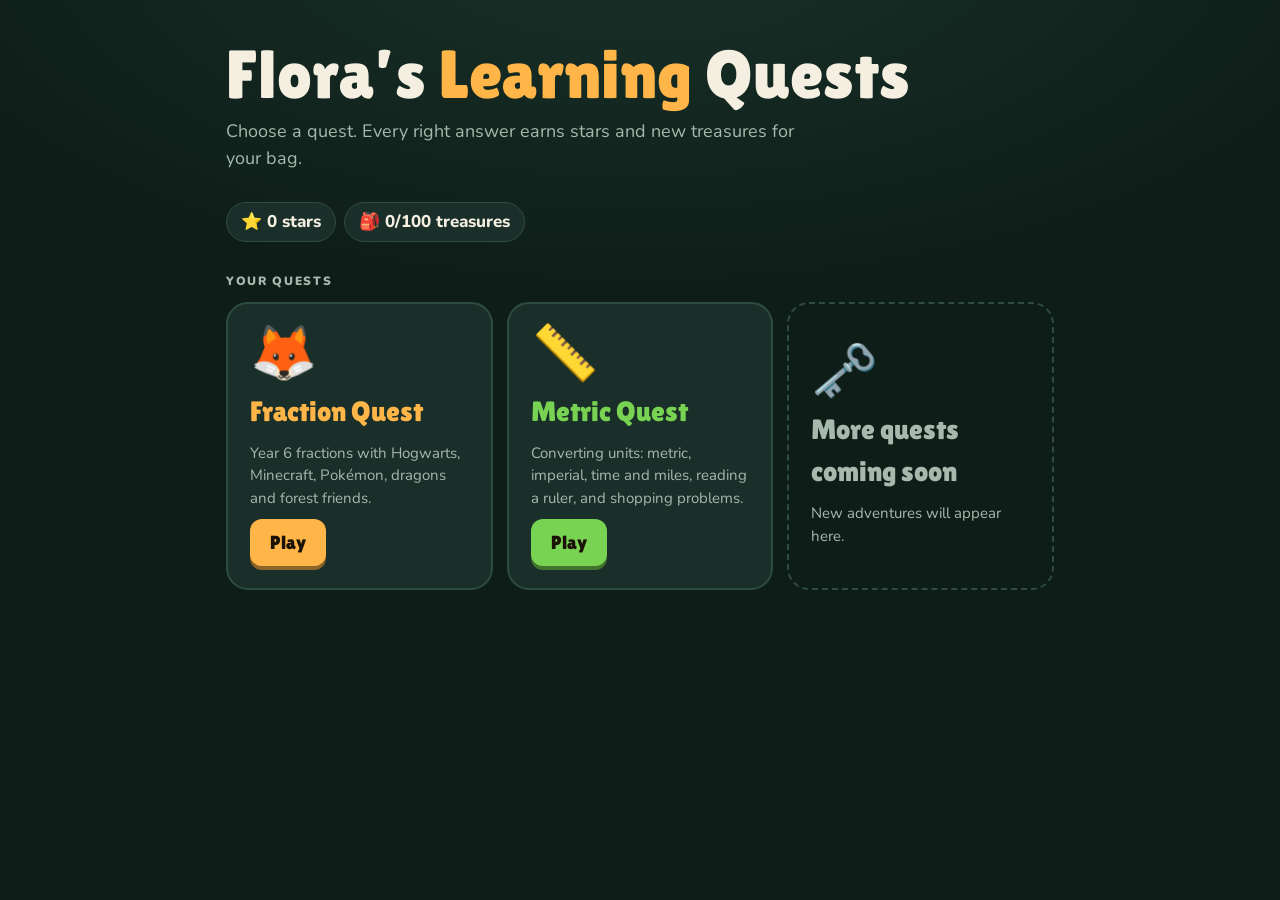
<file: hub.html>
<!doctype html>
<html lang="en">
<head>
<meta charset="utf-8">
<meta name="viewport" content="width=device-width, initial-scale=1, viewport-fit=cover">
<meta name="theme-color" content="#0f1d19">
<title>Flora's Learning Quests</title>
<link rel="preconnect" href="https://fonts.googleapis.com">
<link rel="preconnect" href="https://fonts.gstatic.com" crossorigin>
<link rel="stylesheet" href="https://fonts.googleapis.com/css2?family=Lilita+One&family=Nunito:wght@500;700;800;900&display=swap">
<style>
/* Layout: one centred column, a grid of quest "doors". Same night-forest look as the quests themselves. */
:root{
  --bg:#0f1d19;--bg2:#183229;--panel:#1a2f29;--panel2:#223d34;--line:#2f4c41;
  --ink:#f4efe1;--muted:#a7b9ad;--accent:#ffb547;--accent-ink:#1b1206;
  --f-display:'Lilita One','Arial Rounded MT Bold','Trebuchet MS',system-ui,sans-serif;
  --f-body:'Nunito',ui-rounded,'Segoe UI',system-ui,sans-serif;
  color-scheme:dark;
  padding-top:env(safe-area-inset-top,0px);padding-bottom:env(safe-area-inset-bottom,0px);
}
*{box-sizing:border-box}
[hidden]{display:none!important}
html{-webkit-text-size-adjust:100%}
body{margin:0;min-height:100vh;background-color:var(--bg);background-image:radial-gradient(1100px 520px at 50% -8%,var(--bg2),transparent 70%);
  background-attachment:fixed;color:var(--ink);font-family:var(--f-body);font-size:17px;line-height:1.5}
.sky{position:fixed;inset:0;pointer-events:none;overflow:hidden}
.sky i{position:absolute;width:5px;height:5px;border-radius:50%;background:var(--accent);opacity:0;
  box-shadow:0 0 10px 3px color-mix(in srgb,var(--accent) 60%,transparent);animation:glow 7s ease-in-out infinite}
@keyframes glow{0%,100%{opacity:0;transform:translate(0,0)}40%{opacity:.75}60%{opacity:.55;transform:translate(14px,-18px)}}
@media (prefers-reduced-motion:reduce){.sky i{animation:none;opacity:.35}}
.wrap{position:relative;max-width:860px;margin:0 auto;padding-left:max(16px,env(safe-area-inset-left,0px));
  padding-right:max(16px,env(safe-area-inset-right,0px));padding-block:40px 64px;display:flex;flex-direction:column;gap:30px}
h1{font-family:var(--f-display);font-weight:400;font-size:clamp(40px,8vw,68px);line-height:1;margin:0;text-wrap:balance}
h1 em{font-style:normal;color:var(--accent)}
.lead{color:var(--muted);margin:10px 0 0;font-size:18px;max-width:52ch}
.stats{display:flex;gap:8px;flex-wrap:wrap}
.pill{display:inline-flex;gap:6px;align-items:center;padding:6px 14px;border-radius:999px;background:var(--panel);border:1px solid var(--line);font-weight:800;font-variant-numeric:tabular-nums}
.label{font-size:12px;font-weight:900;letter-spacing:.14em;text-transform:uppercase;color:var(--muted);margin:0 0 12px}
.quests{display:grid;grid-template-columns:repeat(auto-fill,minmax(240px,1fr));gap:14px}
.quest{--qa:var(--accent);display:flex;flex-direction:column;gap:10px;padding:22px;border-radius:22px;background:var(--panel);
  border:2px solid var(--line);color:inherit;text-decoration:none;transition:transform .15s,border-color .15s;min-width:0}
a.quest:hover,a.quest:focus-visible{transform:translateY(-3px);border-color:var(--qa);outline:none}
a.quest:active{transform:translateY(0)}
.quest .art{font-size:54px;line-height:1}
.quest h2{font-family:var(--f-display);font-weight:400;font-size:28px;margin:0;color:var(--qa)}
.quest p{margin:0;color:var(--muted);font-size:15px}
.quest .go{margin-top:auto;align-self:flex-start;font-family:var(--f-display);font-size:19px;padding:9px 20px;border-radius:12px;
  background:var(--qa);color:var(--accent-ink);box-shadow:0 4px 0 color-mix(in srgb,var(--qa) 55%,#000)}
.quest .mine{font-weight:800;font-size:14px;color:var(--ink)}
.quest.soon{border-style:dashed;background:transparent;justify-content:center;align-items:flex-start}
.quest.soon h2{color:var(--muted)}
</style>
</head>
<body>
<div class="sky" id="sky" aria-hidden="true"></div>
<div class="wrap">
  <header>
    <h1>Flora’s <em>Learning</em> Quests</h1>
    <p class="lead">Choose a quest. Every right answer earns stars and new treasures for your bag.</p>
  </header>
  <div class="stats" id="stats"></div>
  <section>
    <p class="label">Your quests</p>
    <div class="quests" id="quests"></div>
  </section>
</div>
<script>
// To add a new quest: put it in its own folder (e.g. times-tables/index.html) and add an entry here.
const QUESTS=[
  {path:'fractions/',name:'Fraction Quest',art:'🦊',accent:'#ffb547',desc:'Year 6 fractions with Hogwarts, Minecraft, Pokémon, dragons and forest friends.',
   store:'flora-fraction-quest-v1',bagTotal:50},
  {path:'metrics/',name:'Metric Quest',art:'📏',accent:'#78d353',desc:'Converting units: metric, imperial, time and miles, reading a ruler, and shopping problems.',
   store:'flora-metric-quest-v1',bagTotal:50}
];
const read=k=>{try{return JSON.parse(localStorage.getItem(k))||null}catch(e){return null}};
let stars=0,bag=0,bagTotal=0;
document.getElementById('quests').innerHTML=QUESTS.map(q=>{
  const s=read(q.store)||{};const owned=Object.keys(s.owned||{}).length;
  stars+=s.xp||0;bag+=owned;bagTotal+=q.bagTotal||0;
  return `<a class="quest" href="${q.path}" style="--qa:${q.accent}"><span class="art" aria-hidden="true">${q.art}</span><h2>${q.name}</h2><p>${q.desc}</p>
    ${s.xp?`<span class="mine">⭐ ${s.xp} stars · 🎒 ${owned}/${q.bagTotal}</span>`:''}<span class="go">Play</span></a>`;
}).join('')+`<div class="quest soon"><span class="art" aria-hidden="true">🗝️</span><h2>More quests coming soon</h2><p>New adventures will appear here.</p></div>`;
document.getElementById('stats').innerHTML=`<span class="pill">⭐ ${stars} stars</span><span class="pill">🎒 ${bag}/${bagTotal} treasures</span>`;
const sky=document.getElementById('sky');
for(let i=0;i<16;i++){const f=document.createElement('i');f.style.left=(2+Math.random()*96)+'%';f.style.top=(4+Math.random()*92)+'%';
  f.style.animationDelay=(Math.random()*7).toFixed(2)+'s';f.style.animationDuration=(6+Math.random()*5).toFixed(2)+'s';sky.appendChild(f);}
</script>
</body>
</html>
</file>
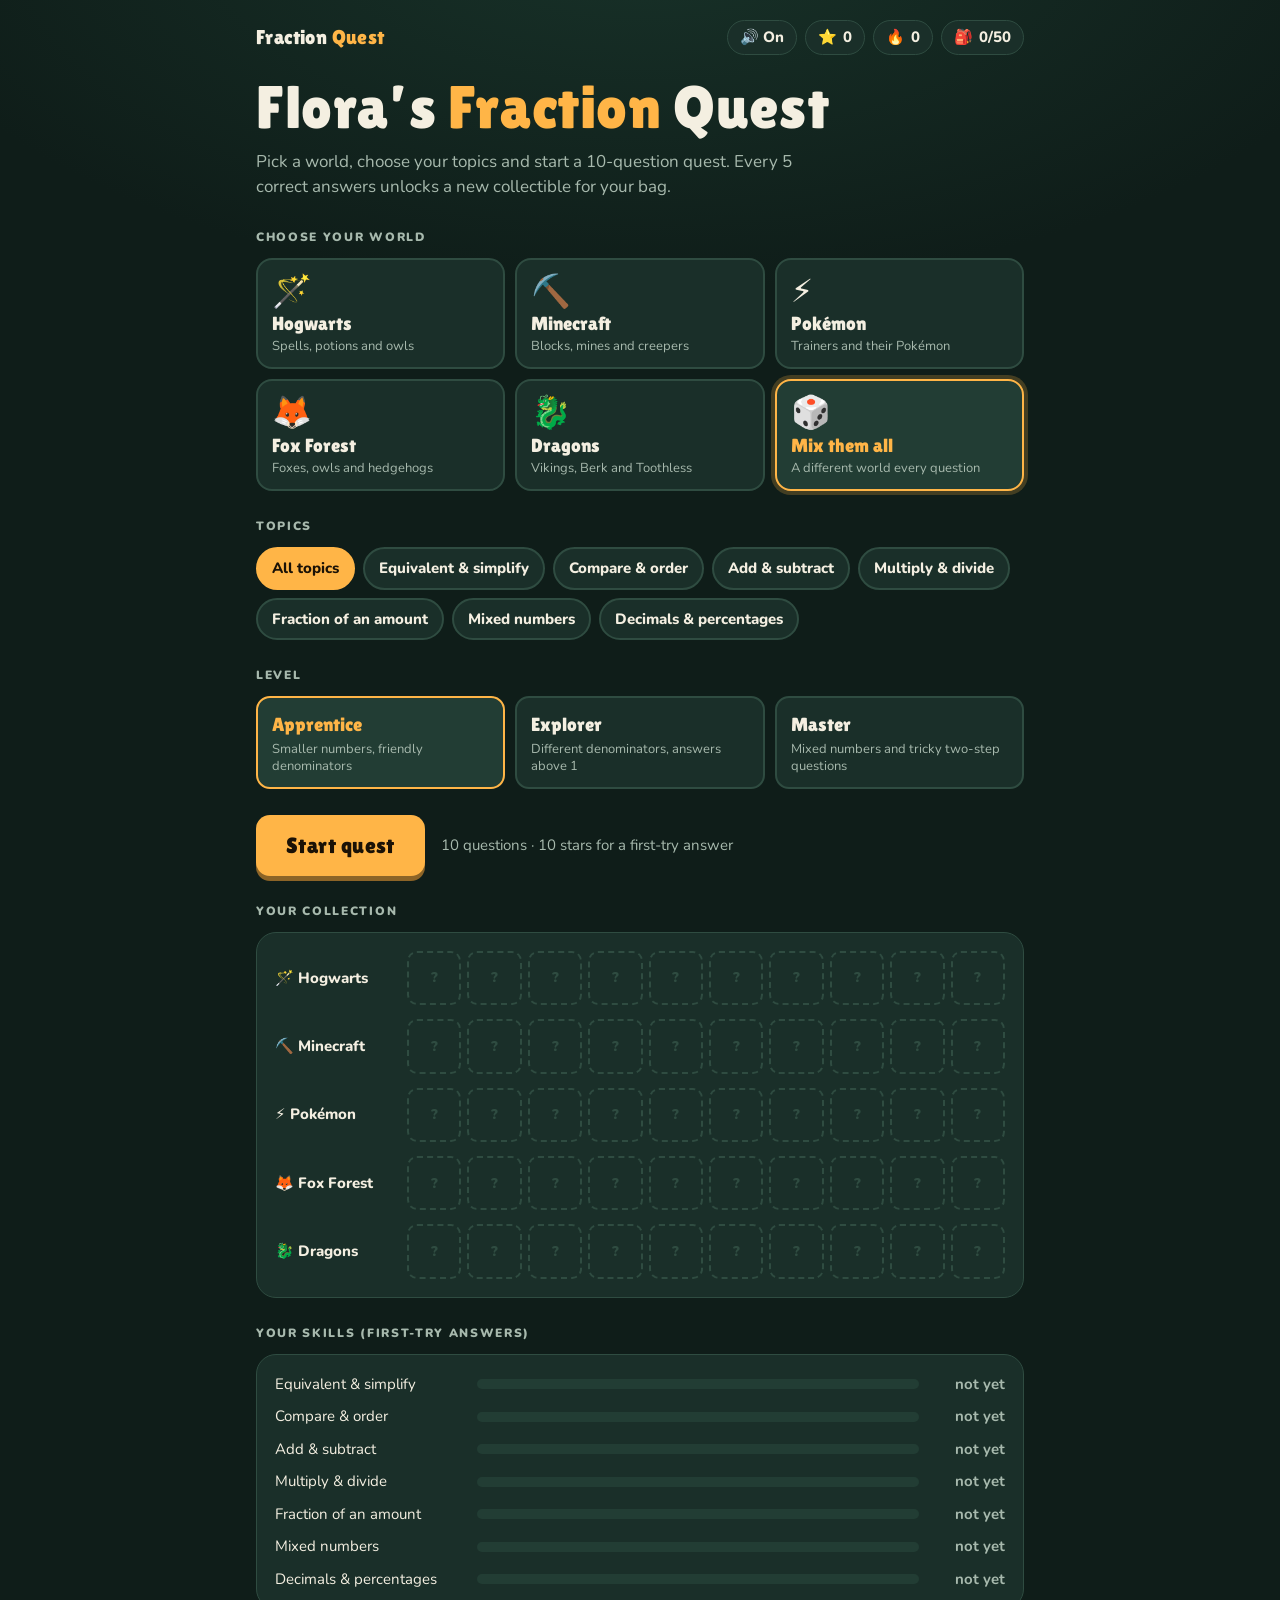
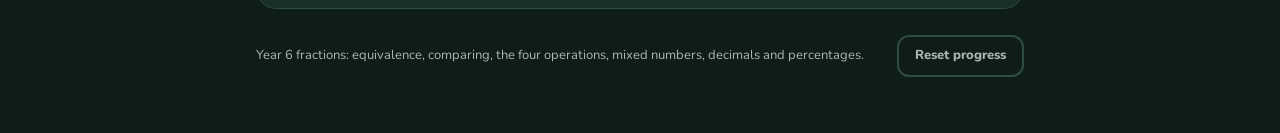
<file: ios/FractionQuest/game.html>
<!doctype html>
<html lang="en">
<head>
<meta charset="utf-8">
<meta name="viewport" content="width=device-width, initial-scale=1, viewport-fit=cover">
<meta name="apple-mobile-web-app-capable" content="yes">
<meta name="theme-color" content="#0f1d19">
<style>
:root{padding-top:env(safe-area-inset-top,0px);padding-bottom:env(safe-area-inset-bottom,0px)}
body{margin:0}
img{max-width:100%}
html{-webkit-text-size-adjust:100%}
</style>
<title>Flora's Fraction Quest</title>
<link rel="preconnect" href="https://fonts.googleapis.com">
<link rel="preconnect" href="https://fonts.gstatic.com" crossorigin>
<link rel="stylesheet" href="https://fonts.googleapis.com/css2?family=Lilita+One&family=Nunito:wght@500;700;800;900&display=swap">
<style>
/* Layout: one centred column. Home = world picker + topics + level, then the collection shelf.
   Quest = a single question card as the stage. Deliberately one night-forest look (dark), accent shifts per world. */
:root{
  --bg:#0f1d19;
  --bg2:#183229;
  --panel:#1a2f29;
  --panel2:#223d34;
  --line:#2f4c41;
  --ink:#f4efe1;
  --muted:#a7b9ad;
  --accent:#ffb547;
  --accent-ink:#1b1206;
  --good:#86e394;
  --bad:#ff8b7b;
  --f-display:'Lilita One','Arial Rounded MT Bold','Trebuchet MS',system-ui,sans-serif;
  --f-body:'Nunito',ui-rounded,'Segoe UI',system-ui,sans-serif;
  color-scheme:dark;
}
body[data-world="wizard"]{--accent:#e9c45b}
body[data-world="minecraft"]{--accent:#78d353}
body[data-world="pokemon"]{--accent:#ff6a5c}
body[data-world="forest"]{--accent:#ff9447}
body[data-world="dragon"]{--accent:#5cc8d6}

*{box-sizing:border-box}
[hidden]{display:none!important}
html,body{min-height:100%}
body{
  background-color:var(--bg);
  background-image:radial-gradient(1100px 520px at 50% -8%, var(--bg2), transparent 70%);
  background-attachment:fixed;
  color:var(--ink);
  font-family:var(--f-body);
  font-size:17px;
  line-height:1.5;
  transition:background-color .4s;
}
.sky{position:fixed;inset:0;pointer-events:none;z-index:0;overflow:hidden}
.sky i{position:absolute;width:5px;height:5px;border-radius:50%;background:var(--accent);opacity:.0;
  box-shadow:0 0 10px 3px color-mix(in srgb,var(--accent) 60%,transparent);animation:glow 7s ease-in-out infinite}
@keyframes glow{0%,100%{opacity:0;transform:translate(0,0)}40%{opacity:.75}60%{opacity:.55;transform:translate(14px,-18px)}}
@media (prefers-reduced-motion:reduce){.sky i{animation:none;opacity:.35}*{transition:none!important}}

.wrap{position:relative;z-index:1;max-width:800px;margin:0 auto;
  padding-left:max(16px,env(safe-area-inset-left,0px));padding-right:max(16px,env(safe-area-inset-right,0px));padding-block:14px 56px}

/* header */
.top{display:flex;align-items:center;justify-content:space-between;gap:12px;flex-wrap:wrap;padding-block:6px 18px}
.brand{font-family:var(--f-display);font-size:20px;letter-spacing:.02em;color:var(--ink)}
.brand b{color:var(--accent);font-weight:400}
.stats{display:flex;gap:8px;flex-wrap:wrap}
button.pill{color:var(--ink)}
button.pill[aria-pressed="false"]{color:var(--muted)}
.voice-row{display:flex;gap:10px;flex-wrap:wrap;align-items:center}
#voiceSel{font:inherit;font-weight:700;color:var(--ink);background:var(--panel);border:2px solid var(--line);border-radius:12px;padding:9px 12px;max-width:100%;min-width:0}
.voice-note{margin:0;font-size:14px;color:var(--muted);max-width:60ch}
.actions .left{display:flex;gap:8px;flex-wrap:wrap}
.pill{display:inline-flex;align-items:center;gap:6px;padding:5px 12px;border-radius:999px;background:var(--panel);border:1px solid var(--line);
  font-weight:800;font-size:15px;font-variant-numeric:tabular-nums}

/* type */
h1{font-family:var(--f-display);font-weight:400;font-size:clamp(36px,8vw,60px);line-height:1;margin:0;text-wrap:balance;letter-spacing:.01em}
h1 em{font-style:normal;color:var(--accent)}
h2{font-family:var(--f-display);font-weight:400;font-size:24px;margin:0;text-wrap:balance}
.lead{color:var(--muted);max-width:56ch;margin:0;font-size:17px}
.label{font-size:12px;font-weight:900;letter-spacing:.14em;text-transform:uppercase;color:var(--muted);margin:0}

section.view{display:flex;flex-direction:column;gap:26px}
.group{display:flex;flex-direction:column;gap:12px}
.hero{display:flex;flex-direction:column;gap:12px;padding-block:4px 2px}

button{font:inherit;color:inherit;cursor:pointer}
button:focus-visible,input:focus-visible,summary:focus-visible{outline:3px solid var(--accent);outline-offset:2px}

/* worlds */
.worlds{display:grid;grid-template-columns:repeat(3,1fr);gap:10px}
.world{--wa:var(--accent);display:flex;flex-direction:column;align-items:flex-start;gap:4px;text-align:left;padding:14px 14px 13px;border-radius:16px;
  background:var(--panel);border:2px solid var(--line);transition:transform .15s,border-color .15s,background .15s;min-width:0}
.world:hover{transform:translateY(-2px)}
.world[aria-pressed="true"]{border-color:var(--wa);background:var(--panel2);box-shadow:0 0 0 4px color-mix(in srgb,var(--wa) 22%,transparent)}
.we{font-size:32px;line-height:1.1}
.wn{font-family:var(--f-display);font-size:19px;line-height:1.1;color:var(--ink)}
.world[aria-pressed="true"] .wn{color:var(--wa)}
.wd{font-size:13px;color:var(--muted);line-height:1.3}
@media (max-width:640px){
  .worlds{grid-template-columns:1fr 1fr}
}

/* chips + levels */
.chips{display:flex;flex-wrap:wrap;gap:8px}
.chip{padding:8px 14px;border-radius:999px;border:2px solid var(--line);background:var(--panel);font-weight:800;font-size:15px}
.chip[aria-pressed="true"]{background:var(--accent);border-color:var(--accent);color:var(--accent-ink)}
.levels{display:grid;grid-template-columns:repeat(3,1fr);gap:10px}
.lvl{padding:12px 14px;border-radius:14px;border:2px solid var(--line);background:var(--panel);text-align:left;display:flex;flex-direction:column;gap:2px;min-width:0}
.lvl strong{font-family:var(--f-display);font-weight:400;font-size:19px}
.lvl span{font-size:13px;color:var(--muted);line-height:1.3}
.lvl[aria-pressed="true"]{border-color:var(--accent);background:var(--panel2)}
.lvl[aria-pressed="true"] strong{color:var(--accent)}
@media (max-width:520px){.levels{grid-template-columns:1fr}}

.primary{font-family:var(--f-display);font-size:22px;letter-spacing:.02em;padding:14px 30px;border:none;border-radius:14px;
  background:var(--accent);color:var(--accent-ink);box-shadow:0 5px 0 color-mix(in srgb,var(--accent) 55%,#000);transition:transform .08s,box-shadow .08s}
.primary:active{transform:translateY(4px);box-shadow:0 1px 0 color-mix(in srgb,var(--accent) 55%,#000)}
.primary:disabled{opacity:.45;cursor:not-allowed}
.ghost{background:transparent;border:2px solid var(--line);border-radius:12px;padding:9px 16px;font-weight:800;color:var(--muted)}
.ghost:hover{color:var(--ink);border-color:var(--muted)}
.start-row{display:flex;align-items:center;gap:16px;flex-wrap:wrap}
.start-row p{margin:0;color:var(--muted);font-size:15px}

/* shelf */
.shelf{display:flex;flex-direction:column;gap:14px;padding:18px;border-radius:20px;background:var(--panel);border:1px solid var(--line)}
.shelf-row{display:grid;grid-template-columns:120px 1fr;gap:12px;align-items:center}
.shelf-row .sn{font-weight:800;font-size:15px}
.slots{display:grid;grid-template-columns:repeat(10,1fr);gap:6px}
.slot{aspect-ratio:1;max-width:100%;border-radius:10px;display:grid;place-items:center;font-size:clamp(16px,3.4vw,24px);background:var(--panel2)}
.slot.locked{background:transparent;border:2px dashed var(--line);color:var(--line);font-weight:900;font-size:14px}
@media (max-width:560px){.shelf-row{grid-template-columns:1fr;gap:6px}}

.skills{display:flex;flex-direction:column;gap:10px}
.skill{display:grid;grid-template-columns:minmax(0,190px) 1fr 74px;gap:12px;align-items:center;font-size:15px}
.skill .track{height:10px;border-radius:6px;background:var(--panel2);overflow:hidden}
.skill .track i{display:block;height:100%;background:var(--accent);border-radius:6px}
.skill .val{text-align:right;color:var(--muted);font-variant-numeric:tabular-nums;font-weight:700}
.skill .val.warn{color:var(--bad)}
@media (max-width:480px){.skill{grid-template-columns:1fr 64px}.skill .track{grid-column:1/-1;grid-row:2}}
.foot{display:flex;justify-content:space-between;align-items:center;gap:12px;flex-wrap:wrap;color:var(--muted);font-size:13px}

/* quest */
.qtop{display:flex;align-items:center;justify-content:space-between;gap:12px;flex-wrap:wrap}
.dots{display:flex;gap:6px}
.dot{width:14px;height:14px;border-radius:50%;background:var(--panel2);border:2px solid var(--line)}
.dot.cur{border-color:var(--accent);background:transparent;transform:scale(1.2)}
.dot.good{background:var(--good);border-color:var(--good)}
.dot.ok{background:color-mix(in srgb,var(--good) 45%,var(--panel2));border-color:var(--good)}
.dot.bad{background:var(--bad);border-color:var(--bad)}
.card{background:var(--panel);border:1px solid var(--line);border-radius:24px;padding:24px clamp(18px,4vw,32px) 26px;display:flex;flex-direction:column;gap:20px}
.tag{align-self:flex-start;display:inline-flex;gap:8px;align-items:center;padding:6px 12px;border-radius:999px;
  background:color-mix(in srgb,var(--accent) 16%,transparent);color:var(--accent);font-weight:900;font-size:14px}
.qtext{font-size:clamp(19px,3.2vw,23px);font-weight:700;line-height:1.85;margin:0;max-width:60ch}
.display{font-size:clamp(34px,7vw,48px);text-align:center;font-weight:800;padding-block:4px}
.display .eq{margin:0 .25em;color:var(--muted)}
.display .calc-label{display:block;font-size:13px;letter-spacing:.14em;text-transform:uppercase;color:var(--muted);font-weight:900;margin-bottom:6px}

.fr{display:inline-flex;flex-direction:column;align-items:center;vertical-align:middle;line-height:1.08;font-weight:800;margin:0 .12em;font-variant-numeric:tabular-nums}
.fr>span:first-child{border-bottom:.08em solid currentColor;padding:0 .22em .04em}
.fr>span:last-child{padding:.04em .22em 0}
.mx{display:inline-flex;align-items:center;gap:.05em;font-weight:800;vertical-align:middle}

.answer{display:flex;justify-content:center}
.fin{display:flex;align-items:center;gap:12px}
.stack{display:flex;flex-direction:column;align-items:center;gap:8px}
.stack .line{height:5px;width:92px;border-radius:3px;background:var(--ink)}
.inp{background:var(--bg);border:2px solid var(--line);border-radius:12px;color:var(--ink);font:inherit;font-weight:900;text-align:center;
  font-size:28px;width:84px;height:56px;font-variant-numeric:tabular-nums}
.inp:focus{border-color:var(--accent);outline:none;box-shadow:0 0 0 4px color-mix(in srgb,var(--accent) 25%,transparent)}
.inp.whole{width:72px;height:72px;font-size:34px}
.inp.wide{width:160px}
.inp:disabled{opacity:.7}
.fin-hint{font-size:13px;color:var(--muted);text-align:center;margin:8px 0 0}
.nin{display:flex;align-items:center;gap:10px;font-size:28px;font-weight:900}
.choices{display:grid;grid-template-columns:repeat(auto-fit,minmax(140px,1fr));gap:10px;width:100%}
.choice{padding:16px 12px;border-radius:14px;border:2px solid var(--line);background:var(--panel2);font-weight:800;font-size:20px;min-height:64px}
.choice .fr{font-size:26px}
.choice:hover:not(:disabled){border-color:var(--accent)}
.choice.wrong{border-color:var(--bad);opacity:.55;text-decoration:line-through}
.choice.right{border-color:var(--good);background:color-mix(in srgb,var(--good) 18%,var(--panel2))}

.actions{display:flex;justify-content:space-between;align-items:center;gap:12px;flex-wrap:wrap}
.hint{background:var(--panel2);border-radius:16px;padding:14px 18px;font-size:16px;line-height:1.8}
.hint p{margin:0}
.hint .calc{margin-top:6px;font-size:22px}
.bars{display:flex;flex-direction:column;gap:8px;margin-top:10px}
.barrow{display:flex;align-items:center;gap:12px}
.fbar{display:flex;gap:3px;flex:1;max-width:420px}
.fbar i{flex:1;height:22px;border-radius:4px;background:var(--bg);border:1px solid var(--line)}
.fbar i.on{background:var(--accent);border-color:var(--accent)}
.feedback{border-radius:16px;padding:14px 18px;line-height:1.8;font-size:16px}
.feedback p{margin:0}
.feedback.good{background:color-mix(in srgb,var(--good) 14%,transparent);border:1px solid color-mix(in srgb,var(--good) 40%,transparent)}
.feedback.bad{background:color-mix(in srgb,var(--bad) 12%,transparent);border:1px solid color-mix(in srgb,var(--bad) 40%,transparent)}
.feedback.try{background:color-mix(in srgb,var(--accent) 12%,transparent);border:1px solid color-mix(in srgb,var(--accent) 35%,transparent)}
.feedback.info{background:var(--panel2)}
.fb-title{font-weight:900;font-size:18px}
.pts{display:inline-block;margin-left:6px;padding:0 10px;border-radius:999px;background:var(--good);color:#10240f;font-size:14px}
details{margin-top:6px}
summary{cursor:pointer;font-weight:800;color:var(--muted)}

/* end */
.end{align-items:center;text-align:center}
.stars{font-size:64px;letter-spacing:.08em;line-height:1}
.stars .off{color:var(--line)}
.stars .on{color:var(--accent)}
.score{font-family:var(--f-display);font-size:clamp(30px,6vw,44px);margin:0}
.newitems{display:flex;flex-wrap:wrap;gap:12px;justify-content:center}
.newitem{display:flex;flex-direction:column;align-items:center;gap:4px;padding:12px 16px;border-radius:16px;background:var(--panel);border:1px solid var(--line);min-width:110px}
.newitem b{font-size:40px;line-height:1.1}
.newitem span{font-size:14px;font-weight:800}
.row{display:flex;gap:12px;flex-wrap:wrap;justify-content:center}

/* toast */
.toast{position:fixed;inset:0;z-index:20;display:grid;place-items:center;background:color-mix(in srgb,var(--bg) 70%,transparent);
  padding-left:max(16px,env(safe-area-inset-left,0px));padding-right:max(16px,env(safe-area-inset-right,0px))}
.toast-card{background:var(--panel);border:2px solid var(--accent);border-radius:24px;padding:26px 34px;text-align:center;display:flex;flex-direction:column;gap:6px;align-items:center;
  animation:pop .45s cubic-bezier(.2,1.6,.4,1)}
.toast-card b{font-size:76px;line-height:1.1}
.toast-card strong{font-family:var(--f-display);font-weight:400;font-size:26px;color:var(--accent)}
@keyframes pop{from{transform:scale(.5);opacity:0}to{transform:scale(1);opacity:1}}
</style>

</head>
<body>
<div class="sky" id="sky" aria-hidden="true"></div>

<div class="wrap">
  <header class="top">
    <div class="brand">Fraction <b>Quest</b></div>
    <div class="stats">
      <button class="pill" id="sndBtn" aria-pressed="true" title="Read questions aloud">🔊 On</button>
      <span class="pill" title="Stars earned"><span aria-hidden="true">⭐</span><span id="hXp">0</span></span>
      <span class="pill" title="Correct answers in a row"><span aria-hidden="true">🔥</span><span id="hStreak">0</span></span>
      <span class="pill" title="Collection"><span aria-hidden="true">🎒</span><span id="hBag">0/50</span></span>
    </div>
  </header>

  <!-- HOME -->
  <section class="view" id="home">
    <div class="hero">
      <h1>Flora’s <em>Fraction</em> Quest</h1>
      <p class="lead">Pick a world, choose your topics and start a 10-question quest. Every 5 correct answers unlocks a new collectible for your bag.</p>
    </div>

    <div class="group">
      <p class="label">Choose your world</p>
      <div class="worlds" id="worlds"></div>
    </div>

    <div class="group">
      <p class="label">Topics</p>
      <div class="chips" id="topics"></div>
    </div>

    <div class="group">
      <p class="label">Level</p>
      <div class="levels" id="levels"></div>
    </div>

    <div class="group" id="voiceGroup" hidden>
      <p class="label">Reading voice</p>
      <div class="voice-row"><select id="voiceSel" aria-label="Reading voice"></select><button class="ghost" id="voiceTry">▶ Try it</button></div>
      <p class="voice-note" id="voiceNote" hidden>This browser only has basic voices. ★ voices sound much more natural: Chrome has the Google voices, Microsoft Edge has very lifelike “Natural” voices.</p>
    </div>

    <div class="start-row">
      <button class="primary" id="startBtn">Start quest</button>
      <p id="startNote">10 questions · 10 stars for a first-try answer</p>
    </div>

    <div class="group">
      <p class="label">Your collection</p>
      <div class="shelf" id="shelf"></div>
    </div>

    <div class="group">
      <p class="label">Your skills (first-try answers)</p>
      <div class="shelf skills" id="skills"></div>
    </div>

    <div class="foot">
      <span>Year 6 fractions: equivalence, comparing, the four operations, mixed numbers, decimals and percentages.</span>
      <button class="ghost" id="resetBtn">Reset progress</button>
    </div>
  </section>

  <!-- QUEST -->
  <section class="view" id="quest" hidden>
    <div class="qtop">
      <button class="ghost" id="quitBtn">← Home</button>
      <div class="dots" id="dots" aria-label="Progress"></div>
    </div>
    <article class="card">
      <div class="tag" id="tag"></div>
      <p class="qtext" id="qtext"></p>
      <div class="display" id="display"></div>
      <div class="answer" id="answer"></div>
      <div class="hint" id="hint" hidden></div>
      <div class="feedback" id="feedback" hidden></div>
      <div class="actions">
        <div class="left"><button class="ghost" id="readBtn">🔊 Read again</button><button class="ghost" id="hintBtn">💡 Hint</button></div>
        <button class="primary" id="mainBtn">Check</button>
      </div>
    </article>
  </section>

  <!-- END -->
  <section class="view end" id="end" hidden>
    <div class="stars" id="eStars"></div>
    <p class="score" id="eScore"></p>
    <p class="lead" id="eLine"></p>
    <div class="newitems" id="eItems"></div>
    <div class="row">
      <button class="primary" id="againBtn">Play again</button>
      <button class="ghost" id="homeBtn">Home</button>
    </div>
  </section>
</div>

<div class="toast" id="toast" hidden></div>

<script>
(()=>{
/* ---------- helpers ---------- */
const $=s=>document.querySelector(s);
const rnd=Math.random;
const ri=(a,b)=>a+Math.floor(rnd()*(b-a+1));
const pick=a=>a[Math.floor(rnd()*a.length)];
const shuffle=a=>{a=a.slice();for(let i=a.length-1;i>0;i--){const j=Math.floor(rnd()*(i+1));[a[i],a[j]]=[a[j],a[i]];}return a;};
const gcd=(a,b)=>{a=Math.abs(a);b=Math.abs(b);while(b){[a,b]=[b,a%b];}return a;};
const lcm=(a,b)=>a/gcd(a,b)*b;
const simp=(n,d)=>{const g=gcd(n,d)||1;return [n/g,d/g];};
const F=(n,d)=>`<span class="fr"><span>${n}</span><span>${d}</span></span>`;
const M=(w,n,d)=>`<span class="mx">${w}${F(n,d)}</span>`;
function nice(n,d){[n,d]=simp(n,d);if(d===1)return `${n}`;if(n>d)return M(Math.floor(n/d),n%d,d);return F(n,d);}
function niceBoth(n,d){[n,d]=simp(n,d);if(d!==1&&n>d)return `${F(n,d)} = ${M(Math.floor(n/d),n%d,d)}`;return nice(n,d);}
function tail(n,d){const [sn,sd]=simp(n,d);let s='';if(sn!==n)s+=` = ${sd===1?sn:F(sn,sd)}`;if(sd!==1&&sn>sd)s+=` = ${M(Math.floor(sn/sd),sn%sd,sd)}`;return s;}
function properFrac(d){let n;do{n=ri(1,d-1);}while(gcd(n,d)!==1);return [n,d];}
function dens(L){return L===1?[2,3,4,5,6,8,10]:L===2?[2,3,4,5,6,7,8,9,10,12]:[3,4,5,6,7,8,9,10,12,15];}
function bars(list){return `<div class="bars">${list.map(([n,d])=>`<div class="barrow"><div class="fbar">${Array.from({length:d},(_,i)=>`<i class="${i<n?'on':''}"></i>`).join('')}</div>${F(n,d)}</div>`).join('')}</div>`;}
const fmtNum=x=>String(Number(x.toFixed(4)));

/* ---------- worlds ---------- */
const W={
  wizard:{id:'wizard',name:'Hogwarts',emoji:'🪄',accent:'#e9c45b',desc:'Spells, potions and owls',
    chars:['Harry','Hermione','Ron','Luna','Neville','Ginny','Hagrid'],
    items:['Chocolate Frogs','Every Flavour Beans','potion bottles','owl letters','spell books'],
    pie:'a treacle tart',pieS:'tart',liquid:'pumpkin juice',cup:'goblet',path:'The path to Hagrid’s hut',place:'Hogsmeade',
    field:'Herbology plant bed',quiz:'a Potions test',special:'enchanted',map:'the Forbidden Forest',
    cheers:['Brilliant! 10 points to your house!','Spellbinding!','Outstanding wand work!','Even Hermione would be impressed!','Wingardium Leviosa! That answer flew!'],
    collect:[['🦉','Snowy owl'],['🪄','Wand'],['🧹','Broomstick'],['🧪','Potion'],['🐸','Chocolate Frog'],['📜','Secret map'],['🔮','Crystal ball'],['🎩','Sorting Hat'],['🏆','House Cup'],['🐉','Dragon egg']],
    special2:N=>[`There are ${N.N} students in the Great Hall. ${N.f} of them are in Ravenclaw. How many Ravenclaw students are there?`,
                 `Hermione’s spell book has ${N.N} pages. She has read ${N.f} of it. How many pages has she read?`,
                 `Hagrid baked ${N.N} rock cakes. ${N.f} of them were too hard to eat! How many rock cakes were too hard?`]},
  minecraft:{id:'minecraft',name:'Minecraft',emoji:'⛏️',accent:'#78d353',desc:'Blocks, mines and creepers',
    chars:['Steve','Alex','Zuri','Kai','Noor','Efe'],
    items:['diamonds','emeralds','torches','cobblestone blocks','golden apples','arrows'],
    pie:'a cake',pieS:'cake',liquid:'milk',cup:'bucket',path:'The tunnel to the stronghold',place:'the village',
    field:'wheat farm',quiz:'a redstone quiz',special:'enchanted',map:'the Nether',
    cheers:['Achievement unlocked!','You struck diamonds!','Epic crafting!','That answer is enchanted!','Creeper-proof! Great work!'],
    collect:[['💎','Diamond'],['🟩','Emerald'],['⛏️','Pickaxe'],['🍎','Golden apple'],['🧱','Bricks'],['🔥','Blaze rod'],['🐷','Pig'],['🐺','Tamed wolf'],['📦','Chest'],['🗺️','Explorer map']],
    special2:N=>[`A chest holds ${N.N} blocks. ${N.f} of them are cobblestone. How many cobblestone blocks are in the chest?`,
                 `Alex mined ${N.N} ores today. ${N.f} of them were diamonds! How many diamonds did Alex find?`,
                 `A village has ${N.N} villagers. ${N.f} of them are farmers. How many farmers are there?`]},
  pokemon:{id:'pokemon',name:'Pokémon',emoji:'⚡',accent:'#ff6a5c',desc:'Trainers and their Pokémon',
    chars:['Ash','Misty','Brock','Goh','Pikachu','Eevee'],
    items:['Poké Balls','Oran Berries','Potions','trainer cards','badges'],
    pie:'a giant berry pie',pieS:'pie',liquid:'berry juice',cup:'bottle',path:'The route to Cerulean City',place:'the Pokémon Center',
    field:'berry patch',quiz:'a Pokémon trainer quiz',special:'shiny',map:'Viridian Forest',
    cheers:['It’s super effective!','Critical hit!','Your fraction skills evolved!','Pikachu is cheering for you!','A wild correct answer appeared!'],
    collect:[['⚡','Pikachu'],['🔥','Charmander'],['💧','Squirtle'],['🌱','Bulbasaur'],['🦊','Eevee'],['🌙','Umbreon'],['🍃','Leafeon'],['🐉','Dragonite'],['🦆','Psyduck'],['🔴','Master Ball']],
    special2:N=>[`Ash’s team battled ${N.N} wild Pokémon. ${N.f} of them were Water types. How many were Water types?`,
                 `Nurse Joy has ${N.N} Potions. She uses ${N.f} of them today. How many Potions does she use?`,
                 `There are ${N.N} Pokémon in Viridian Forest. ${N.f} of them are Bug types. How many Bug types are there?`]},
  forest:{id:'forest',name:'Fox Forest',emoji:'🦊',accent:'#ff9447',desc:'Foxes, owls and hedgehogs',
    chars:['Fern the fox','Bramble the badger','Hazel the hedgehog','Oakley the owl','Pip the squirrel','Willow the deer'],
    items:['acorns','hazelnuts','blackberries','pine cones','mushrooms'],
    pie:'a blackberry pie',pieS:'pie',liquid:'elderflower juice',cup:'cup',path:'The trail to the old oak',place:'the mossy glade',
    field:'clover patch',quiz:'the Forest School quiz',special:'golden',map:'Bluebell Wood',
    cheers:['Clever as a fox!','The owls hoot with joy!','Hedgehog-high-five!','The whole forest is cheering!','Sharp as a fox’s ears!'],
    collect:[['🦊','Fox'],['🦔','Hedgehog'],['🦡','Badger'],['🦉','Owl'],['🐿️','Squirrel'],['🦌','Deer'],['🐇','Rabbit'],['🐸','Frog'],['🍄','Mushroom'],['🦋','Butterfly']],
    special2:N=>[`Pip the squirrel buried ${N.N} acorns in autumn. In winter Pip found ${N.f} of them again. How many acorns did Pip find?`,
                 `There are ${N.N} trees in Bluebell Wood. ${N.f} of them are oak trees. How many oak trees are there?`,
                 `A family of foxes saw ${N.N} rabbits this week. ${N.f} of them were baby rabbits. How many baby rabbits did they see?`]}
};
W.dragon={id:'dragon',name:'Dragons',emoji:'🐉',accent:'#5cc8d6',desc:'Vikings, Berk and Toothless',
    chars:['Hiccup','Astrid','Fishlegs','Snotlout','Toothless','Stormfly'],
    items:['fish','dragon scales','sheep','shields','Viking helmets'],
    pie:'a Viking honey cake',pieS:'cake',liquid:'yak milk',cup:'mug',path:'The flight path to Dragon’s Edge',place:'Berk',
    field:'sheep pen',quiz:'a Book of Dragons quiz',special:'fireproof',map:'the Hidden World',
    cheers:['Toothless is doing a happy loop!','Dragon-sized brilliant!','That answer is hotter than dragon fire!','Hiccup would be proud!','Night Fury fast!'],
    collect:[['🐉','Night Fury'],['🐲','Baby dragon'],['🥚','Dragon egg'],['🔥','Dragon fire'],['🛡️','Viking shield'],['⛵','Viking ship'],['🐟','Fish snack'],['🐑','Berk sheep'],['🪓','Viking axe'],['📖','Book of Dragons']],
    special2:N=>[`Hiccup caught ${N.N} fish for Toothless. Toothless ate ${N.f} of them in one gulp! How many fish did Toothless eat?`,
                 `There are ${N.N} dragons living on Berk. ${N.f} of them are Gronckles. How many Gronckles are there?`,
                 `In the dragon race, Astrid and Stormfly collected ${N.N} sheep. ${N.f} of them were black sheep. How many black sheep did they collect?`]};
const WORLD_IDS=Object.keys(W);
const TOTAL_ITEMS=WORLD_IDS.reduce((a,id)=>a+W[id].collect.length,0);
const MIX={id:'mix',name:'Mix them all',emoji:'🎲',accent:'#ffb547',desc:'A different world every question'};

const TOPICS=[
  {id:'equiv',name:'Equivalent & simplify',gens:['equivalent','simplify']},
  {id:'compare',name:'Compare & order',gens:['compare','largest']},
  {id:'addsub',name:'Add & subtract',gens:['add','sub']},
  {id:'muldiv',name:'Multiply & divide',gens:['mul','div']},
  {id:'amount',name:'Fraction of an amount',gens:['fracOf']},
  {id:'mixed',name:'Mixed numbers',gens:['toMixed','toImproper']},
  {id:'decimal',name:'Decimals & percentages',gens:['decimal']}
];
const TOPIC=Object.fromEntries(TOPICS.map(t=>[t.id,t]));
const LEVELS=[
  {n:1,name:'Apprentice',desc:'Smaller numbers, friendly denominators'},
  {n:2,name:'Explorer',desc:'Different denominators, answers above 1'},
  {n:3,name:'Master',desc:'Mixed numbers and tricky two-step questions'}
];

const ctx=w=>{const [c1,c2]=shuffle(w.chars);return {c1,c2,item:pick(w.items)};};

/* ---------- question generators ---------- */
const G={};

G.equivalent=(L,w)=>{
  const {c1,item}=ctx(w);
  const [a,b]=properFrac(pick(dens(L)));
  const k=ri(2,[5,8,12][L-1]);
  const top=rnd()<.5;
  return {
    text:pick([
      `${c1} is sorting ${item} into equal groups and writes two equivalent fractions. Find the missing number.`,
      `${c1} says these two fractions are equal. What number is hiding behind the question mark?`,
      `Help ${c1} open the treasure chest at ${w.place}! The secret code is the missing number.`]),
    display:`${F(a,b)}<span class="eq">=</span>${top?F('?',b*k):F(a*k,'?')}`,
    input:'number',answer:top?a*k:b*k,
    hint:top?`What do you multiply ${b} by to get ${b*k}? Do the same to the top number.`:`What do you multiply ${a} by to get ${a*k}? Do the same to the bottom number.`,
    viz:bars([[a,b]]),
    explain:top?`${b} × ${k} = ${b*k}, so multiply the numerator by ${k} too: ${a} × ${k} = <b>${a*k}</b>.`
               :`${a} × ${k} = ${a*k}, so multiply the denominator by ${k} too: ${b} × ${k} = <b>${b*k}</b>.`
  };
};

G.simplify=(L,w)=>{
  const {c1,c2,item}=ctx(w);
  const [a,b]=properFrac(pick(dens(L).filter(d=>d>2)));
  const k=ri(2,[5,8,12][L-1]);const n=a*k,d=b*k;
  return {
    text:pick([
      `Out of ${d} ${item}, ${n} belong to ${c1}. What fraction of the ${item} belong to ${c1}? Write it in its simplest form.`,
      `${c1} has finished ${n} out of ${d} jobs at ${w.place}. Write the fraction finished in its simplest form.`,
      `${c2} wrote ${F(n,d)}. ${c1} says it can be simplified. Write it in its simplest form.`]),
    display:`${F(n,d)}<span class="eq">=</span>?`,
    input:'fraction',answer:{n:a,d:b},simplest:true,
    hint:`Find a number that divides exactly into both ${n} and ${d}. Keep dividing until only 1 goes into both.`,
    viz:d<=24?bars([[n,d]]):'',
    explain:`The highest common factor of ${n} and ${d} is ${k}. ${n} ÷ ${k} = ${a} and ${d} ÷ ${k} = ${b}, so ${F(n,d)} = <b>${F(a,b)}</b>.`
  };
};

G.compare=(L,w)=>{
  const {c1,c2}=ctx(w);
  const f1=properFrac(pick(dens(L)));let f2;
  if(L>1&&rnd()<.15){const k=ri(2,3);f2=[f1[0]*k,f1[1]*k];}
  else{do{f2=properFrac(pick(dens(L)));}while(f2[0]*f1[1]===f1[0]*f2[1]||(L>1&&f2[1]===f1[1]));}
  const v=f1[0]*f2[1]-f2[0]*f1[1];const ans=v>0?0:v<0?1:2;
  const [t,same]=pick([
    [`${c1} drank ${F(...f1)} of a ${w.cup} of ${w.liquid}. ${c2} drank ${F(...f2)} of a ${w.cup} the same size. Who drank more?`,'They drank the same'],
    [`${c1} has explored ${F(...f1)} of ${w.map}. ${c2} has explored ${F(...f2)} of it. Who has explored more?`,'They explored the same'],
    [`${c1} ate ${F(...f1)} of ${w.pie}. ${c2} ate ${F(...f2)} of another ${w.pieS} the same size. Who ate more?`,'They ate the same']]);
  const choices=[c1,c2,same];
  const D=lcm(f1[1],f2[1]);
  return {
    text:t,input:'choice',choices,answer:ans,
    hint:`Give both fractions the same denominator, then compare the numerators. Try ${D} as the denominator.`,
    viz:f1[1]<=24&&f2[1]<=24?bars([f1,f2]):'',
    explain:`With a common denominator of ${D}: ${F(...f1)} = ${F(f1[0]*D/f1[1],D)} and ${F(...f2)} = ${F(f2[0]*D/f2[1],D)}. `+
      (ans===2?`They are equal, so the answer is <b>${same}</b>.`:`${F(Math.max(f1[0]*D/f1[1],f2[0]*D/f2[1]),D)} is bigger, so the answer is <b>${choices[ans]}</b>.`)
  };
};

G.largest=(L,w)=>{
  const {c1}=ctx(w);const big=rnd()<.6;
  const fs=[];let guard=0;
  while(fs.length<4&&guard++<300){const f=properFrac(pick(dens(L)));if(!fs.some(g=>g[0]*f[1]===f[0]*g[1]))fs.push(f);}
  const vals=fs.map(f=>f[0]/f[1]);const target=big?Math.max(...vals):Math.min(...vals);const ans=vals.indexOf(target);
  return {
    text:pick([
      `${c1} wants the ${big?'biggest':'smallest'} slice of ${w.pie}. Which slice should ${c1} choose?`,
      `Four friends at ${w.place} filled their ${w.cup}s with ${w.liquid}. Which ${w.cup} is the ${big?'fullest':'least full'}?`,
      `${c1} is checking four piles of ${pick(w.items)}. Which fraction is the ${big?'largest':'smallest'}?`]),
    input:'choice',choices:fs.map(f=>F(...f)),answer:ans,
    hint:`Turn each fraction into a decimal (top ÷ bottom), or compare each one with ${F(1,2)} first.`,
    explain:`As decimals: ${fs.map(f=>`${F(...f)} ≈ ${(f[0]/f[1]).toFixed(3)}`).join(', ')}. The ${big?'largest':'smallest'} is <b>${F(...fs[ans])}</b>.`
  };
};

function addsub(L,w,op){
  const {c1,c2}=ctx(w);
  let w1=0,w2=0,f1,f2;
  if(L===1){
    const d1=pick([2,3,4,5,6]);const ms=[2,3,4,5,6].filter(m=>d1*m<=12);
    f1=properFrac(d1);f2=properFrac(d1*pick(ms));if(rnd()<.5)[f1,f2]=[f2,f1];
  }else{
    let d1,d2;do{d1=pick(dens(2));d2=pick(dens(2));}while(d1===d2||lcm(d1,d2)>60);
    f1=properFrac(d1);f2=properFrac(d2);
    if(L===3){w1=ri(1,4);w2=ri(0,3);}
  }
  let n1=w1*f1[1]+f1[0],n2=w2*f2[1]+f2[0];
  if(op==='-'){
    const c=n1*f2[1]-n2*f1[1];
    if(c===0)return addsub(L,w,op);
    if(c<0){[w1,w2]=[w2,w1];[f1,f2]=[f2,f1];[n1,n2]=[n2,n1];}
  }
  const D=lcm(f1[1],f2[1]);const a=n1*D/f1[1],b=n2*D/f2[1];const r=op==='+'?a+b:a-b;
  const [sn,sd]=simp(r,D);
  const A=w1?M(w1,f1[0],f1[1]):F(...f1),B=w2?M(w2,f2[0],f2[1]):F(...f2);
  const sym=op==='+'?'+':'−';
  const mixed=w1||w2;
  let opts;
  if(op==='+'){
    opts=[`${c1} walked ${A} km to ${w.place}, then another ${B} km. How many km did ${c1} walk altogether?`,
          `${c1} poured ${A} litres of ${w.liquid} into a jug, then added ${B} litres more. How many litres are in the jug now?`];
    if(!mixed&&r<=D)opts.push(`${c1} ate ${A} of ${w.pie} and ${c2} ate ${B} of it. What fraction of the ${w.pieS} did they eat altogether?`);
  }else{
    opts=[`${w.path} is ${A} km long. ${c1} has walked ${B} km so far. How many km are left?`,
          `${c1} had ${A} litres of ${w.liquid} and used ${B} litres in a recipe. How many litres are left?`];
    if(!mixed)opts.push(`There was ${A} of ${w.pie} left. ${c1} ate ${B} of the whole ${w.pieS}. What fraction of the ${w.pieS} is left now?`);
  }
  let ex='';
  if(mixed)ex+=`Change to improper fractions: ${A} = ${F(n1,f1[1])}${w2?` and ${B} = ${F(n2,f2[1])}`:''}.<br>`;
  if(f1[1]!==D||f2[1]!==D)ex+=`Use a common denominator of ${D}: ${F(n1,f1[1])} = ${F(a,D)} and ${F(n2,f2[1])} = ${F(b,D)}.<br>`;
  ex+=`${F(a,D)} ${sym} ${F(b,D)} = ${F(r,D)}`;
  ex+=tail(r,D);
  ex+='.';
  return {
    text:pick(opts),calc:`${A} ${sym} ${B}`,input:'fraction',answer:{n:sn,d:sd},whole:true,
    hint:mixed?`Turn any mixed numbers into improper fractions first, then find a common denominator (${D} works).`
              :`Find a common denominator first. ${D} works for ${f1[1]} and ${f2[1]}.`,
    explain:ex
  };
}
G.add=(L,w)=>addsub(L,w,'+');
G.sub=(L,w)=>addsub(L,w,'-');

G.mul=(L,w)=>{
  const {c1,c2}=ctx(w);
  if(L>1&&rnd()<.4){
    const n=ri(2,L===2?6:9);const f=properFrac(pick(dens(L)));
    const [sn,sd]=simp(n*f[0],f[1]);
    let ex=`Multiply the numerator by ${n} and keep the denominator: ${n} × ${F(...f)} = ${F(n*f[0],f[1])}`;
    ex+=tail(n*f[0],f[1]);
    return {
      text:pick([
        `${c1} drinks ${F(...f)} of a litre of ${w.liquid} every day. How many litres does ${c1} drink in ${n} days?`,
        `Each ${w.pieS} needs ${F(...f)} of a bag of flour. How many bags of flour does ${c1} need for ${n} ${w.pieS}s?`]),
      calc:`${n} × ${F(...f)}`,input:'fraction',answer:{n:sn,d:sd},whole:true,
      hint:`Multiplying a fraction by a whole number: multiply only the numerator, then simplify.`,
      explain:ex+'.'
    };
  }
  const dm=L===1?[2,3,4,5,6]:L===2?[2,3,4,5,6,8,10]:[3,4,5,6,7,8,9,10,12];
  const f1=properFrac(pick(dm)),f2=properFrac(pick(dm));
  const pn=f1[0]*f2[0],pd=f1[1]*f2[1];const [sn,sd]=simp(pn,pd);
  const t=pick([
    [`${c1} has ${F(...f1)} of ${w.pie} left and gives ${F(...f2)} of that piece to ${c2}. What fraction of the whole ${w.pieS} does ${c2} get?`,`${F(...f2)} × ${F(...f1)}`],
    [`A ${w.field} is ${F(...f1)} m long and ${F(...f2)} m wide. What is its area in square metres?`,`${F(...f1)} × ${F(...f2)}`]]);
  return {
    text:t[0],calc:t[1],input:'fraction',answer:{n:sn,d:sd},
    hint:`“Of” means multiply. Multiply the numerators together and the denominators together.`,
    explain:`Multiply the numerators: ${f1[0]} × ${f2[0]} = ${pn}. Multiply the denominators: ${f1[1]} × ${f2[1]} = ${pd}. So the answer is ${F(pn,pd)}`+(sn!==pn?` = <b>${F(sn,sd)}</b>`:'')+'.'
  };
};

G.div=(L,w)=>{
  const {c1}=ctx(w);
  const f=properFrac(pick(L===1?[2,3,4,5]:L===2?[2,3,4,5,6,8]:[3,4,5,6,7,8,9,10]));
  const n=ri(2,[3,5,6][L-1]);
  const [sn,sd]=simp(f[0],f[1]*n);
  return {
    text:pick([
      `${F(...f)} of ${w.pie} is shared equally between ${n} friends. What fraction of the whole ${w.pieS} does each friend get?`,
      `${c1} has ${F(...f)} of a litre of ${w.liquid} and pours it equally into ${n} bottles. How many litres go into each bottle?`,
      `${c1} still has ${F(...f)} of ${w.map} to explore and splits it equally over ${n} days. What fraction of ${w.map} is explored each day?`]),
    calc:`${F(...f)} ÷ ${n}`,input:'fraction',answer:{n:sn,d:sd},
    hint:`Dividing by ${n} makes each part ${n} times smaller. Keep the numerator and multiply the denominator by ${n}.`,
    explain:`Dividing by ${n} is the same as finding ${F(1,n)} of it: ${F(...f)} ÷ ${n} = ${F(f[0],f[1]*n)}`+(sn!==f[0]?` = <b>${F(sn,sd)}</b>`:'')+'.'
  };
};

G.fracOf=(L,w)=>{
  const {c1,c2,item}=ctx(w);
  const b=pick(L===1?[2,3,4,5,6,8,10]:L===2?[3,4,5,6,7,8,9,10,12]:[5,6,7,8,9,12,15,20]);
  const [a]=properFrac(b);
  const m=ri(...[[2,8],[3,12],[4,20]][L-1]);const N=b*m,X=a*m,f=F(a,b);
  if(L===3&&rnd()<.4){
    return {
      text:pick([
        `${f} of ${c1}’s ${item} is ${X}. How many ${item} does ${c1} have altogether?`,
        `${X} ${item} is ${f} of all the ${item} at ${w.place}. How many ${item} are there altogether?`]),
      input:'number',answer:N,
      hint:`If ${f} is ${X}, first find ${F(1,b)} by dividing ${X} by ${a}. Then multiply by ${b}.`,
      viz:b<=20?bars([[a,b]]):'',
      explain:`${F(1,b)} is ${X} ÷ ${a} = ${m}. The whole is ${b} lots of that: ${m} × ${b} = <b>${N}</b>.`
    };
  }
  const shared=[`${c1} has ${N} ${item} and gives ${f} of them to ${c2}. How many ${item} does ${c2} get?`,
                `${c1} needs ${N} ${item} and has collected ${f} of them so far. How many has ${c1} collected?`];
  return {
    text:pick([...shared,...w.special2({N,f})]),
    calc:`${f} of ${N}`,input:'number',answer:X,
    hint:`First find ${F(1,b)} of ${N} by dividing ${N} by ${b}. Then multiply by ${a}.`,
    viz:b<=20?bars([[a,b]]):'',
    explain:`${N} ÷ ${b} = ${m}, so ${F(1,b)} of ${N} is ${m}. `+(a>1?`Then ${m} × ${a} = <b>${X}</b>.`:`So the answer is <b>${X}</b>.`)
  };
};

function mixedParts(L){const d=pick(dens(L));const wh=ri(1,[3,5,9][L-1]);const [r]=properFrac(d);return {d,wh,r,n:wh*d+r};}
G.toMixed=(L,w)=>{
  const {c1}=ctx(w);const {d,wh,r,n}=mixedParts(L);
  return {
    text:pick([
      `${c1} cut some ${w.pieS}s into ${d} equal slices each. There are ${n} slices, which is ${F(n,d)} of a ${w.pieS}. Write ${F(n,d)} as a mixed number.`,
      `${c1} poured ${F(n,d)} litres of ${w.liquid}. Write this improper fraction as a mixed number.`]),
    display:`${F(n,d)}<span class="eq">=</span>?`,
    input:'fraction',answer:{n,d},form:'mixed',whole:true,
    hint:`How many times does ${d} go into ${n}? That is the whole number. The remainder goes on top.`,
    explain:`${n} ÷ ${d} = ${wh} remainder ${r}, so ${F(n,d)} = <b>${M(wh,r,d)}</b>.`
  };
};
G.toImproper=(L,w)=>{
  const {c1}=ctx(w);const {d,wh,r,n}=mixedParts(L);
  return {
    text:pick([
      `${c1} has ${wh} whole ${wh>1?w.pieS+'s':w.pieS} and ${F(r,d)} of another one. Write ${M(wh,r,d)} as an improper fraction.`,
      `${w.path} is ${M(wh,r,d)} km long. Write this as an improper fraction.`]),
    display:`${M(wh,r,d)}<span class="eq">=</span>?`,
    input:'fraction',answer:{n,d},form:'improper',
    hint:`Multiply the whole number by the denominator (${wh} × ${d}), then add the numerator.`,
    explain:`${wh} × ${d} = ${wh*d}, and ${wh*d} + ${r} = ${n}. So ${M(wh,r,d)} = <b>${F(n,d)}</b>.`
  };
};

G.decimal=(L,w)=>{
  const {c1,item}=ctx(w);
  const d=pick(L===1?[2,4,5,10]:L===2?[2,4,5,10,20,25,50]:[4,5,8,20,25,50,100]);
  const [n]=properFrac(d);const pct=rnd()<.5;
  const base=100%d===0?100:1000;const top=n*base/d;
  const dec=fmtNum(n/d),per=fmtNum(n*100/d);
  const f=F(n,d);
  const story=pick([
    `${c1} got ${f} of the questions right in ${w.quiz}.`,
    `${f} of the ${item} in ${c1}’s bag are ${w.special}.`]);
  return {
    text:story+(pct?` What percentage is that?`:` Write ${f} as a decimal.`),
    input:'number',answer:pct?n*100/d:n/d,unit:pct?'%':'',
    hint:`Make an equivalent fraction with ${base} on the bottom.`+(pct?` Percent means “out of 100”.`:''),
    explain:pct?`${f} = ${F(top,base)} = ${dec} = <b>${per}%</b>.`:`${f} = ${F(top,base)} = <b>${dec}</b>.`
  };
};

/* ---------- read aloud ---------- */
const ORD={2:['half','halves'],3:['third'],4:['quarter'],5:['fifth'],6:['sixth'],7:['seventh'],8:['eighth'],9:['ninth'],10:['tenth'],
  11:['eleventh'],12:['twelfth'],13:['thirteenth'],14:['fourteenth'],15:['fifteenth'],16:['sixteenth'],17:['seventeenth'],18:['eighteenth'],
  19:['nineteenth'],20:['twentieth'],25:['twenty-fifth'],30:['thirtieth'],40:['fortieth'],50:['fiftieth'],100:['hundredth']};
function sayFrac(n,d){
  if(n==='?'||d==='?'||!ORD[d])return `${n==='?'?'what':n} over ${d==='?'?'what':d}`;
  const [one,many]=ORD[d];
  return `${n} ${+n===1?one:(many||one+'s')}`;
}
function spokenText(el){
  const c=el.cloneNode(true);
  c.querySelectorAll('.mx').forEach(m=>{const fr=m.querySelector('.fr');const sp=fr.querySelectorAll('span');
    m.replaceWith(`${m.firstChild.textContent.trim()} and ${sayFrac(sp[0].textContent,+sp[1].textContent||sp[1].textContent)}`);});
  c.querySelectorAll('.fr').forEach(f=>{const sp=f.querySelectorAll('span');const d=sp[1].textContent;
    f.replaceWith(` ${sayFrac(sp[0].textContent,d==='?'?'?':+d)} `);});
  return c.textContent.replace(/×/g,' times ').replace(/÷/g,' divided by ').replace(/−/g,' minus ').replace(/=\s*\?/g,' equals what?')
    .replace(/\?(?=\s|$)/g,'?').replace(/\bkm\b/g,'kilometres').replace(/ m\b/g,' metres').replace(/(\d)\s*%/g,'$1 percent').replace(/\s+/g,' ').trim();
}
const canSpeak='speechSynthesis' in window;
// Best-sounding first. Apple's Eloquence voices (Flo, Eddy, Reed...) and novelty voices sound robotic, so they rank last / are hidden.
const VOICE_RANK=[/(Sonia|Libby|Maisie|Ryan|Thomas|Ava|Emma|Jenny|Aria|Andrew|Brian).*(Natural|Online)/i,/Google UK English Female/i,/Google UK English Male/i,
  /(Premium|Enhanced)/i,/Google US English/i,/^Daniel\b/,/^(Serena|Kate|Stephanie|Martha|Arthur|Oliver)\b/,/^Samantha\b/,/^Moira\b/,/^Karen\b/];
const ROBOTIC=/^(Flo|Eddy|Reed|Rocko|Sandy|Shelley|Grandma|Grandpa)\b/;
const NOVELTY=/^(Albert|Bad News|Bahh|Bells|Boing|Bubbles|Cellos|Wobble|Fred|Good News|Jester|Junior|Kathy|Organ|Superstar|Ralph|Trinoids|Whisper|Zarvox)\b/;
function enVoices(){try{return speechSynthesis.getVoices().filter(v=>/^en[-_]/i.test(v.lang)&&!NOVELTY.test(v.name));}catch(e){return [];}}
function rankOf(v){const i=VOICE_RANK.findIndex(re=>re.test(v.name));return i<0?(ROBOTIC.test(v.name)?99:50):i;}
function sortedVoices(){return enVoices().sort((a,b)=>rankOf(a)-rankOf(b)||(/GB/i.test(b.lang)-/GB/i.test(a.lang)));}
function bestVoice(){
  const vs=sortedVoices();if(!vs.length)return null;
  if(S.voice){const v=vs.find(v=>v.name===S.voice);if(v)return v;}
  return vs[0];
}
/* parts: [{t, pitch, rate}] spoken one after another for a livelier rhythm */
function speakParts(parts,force){
  if(!canSpeak||(S.sound===false&&!force))return;
  try{
    speechSynthesis.cancel();
    const v=bestVoice();
    parts.forEach(p=>{
      if(!p.t)return;
      const u=new SpeechSynthesisUtterance(p.t);
      if(v){u.voice=v;u.lang=v.lang;}else u.lang='en-GB';
      u.rate=p.rate||1;u.pitch=p.pitch||1;u.volume=1;
      speechSynthesis.speak(u);
    });
  }catch(e){}
}
function speak(text,force){speakParts([{t:text}],force);}
const sentences=t=>(t.match(/[^.!?]+[.!?]+|[^.!?]+$/g)||[t]).map(x=>x.trim()).filter(Boolean);
function stopSpeak(){if(canSpeak)try{speechSynthesis.cancel();}catch(e){}}
const LUCK={
  wizard:['Good luck, Flora! Grab your wand and cast your cleverest spell!','You can do it, Flora! Even Dumbledore would bet on you!','Good luck! May the magic of maths be with you, Flora!','Go for it, Flora! Ten points to your house are waiting!'],
  minecraft:['Good luck, Flora! Grab your pickaxe and dig out that answer!','You’ve got this, Flora! Mine it, craft it, solve it!','Good luck! Watch out for creepers, Flora, and go find those diamonds!','Go on, Flora! Build that answer block by block!'],
  pokemon:['Good luck, Flora! I choose you!','You can do it, Flora! Use your super effective brain power!','Go, Flora, go! Time to catch that answer!','Good luck, trainer Flora! Pikachu believes in you!'],
  dragon:['Good luck, Flora! Climb on Toothless and fly to the answer!','You can do it, Flora! Brave as a Viking, clever as a Night Fury!','Good luck! Toothless is waiting for you, Flora. Let’s fly!','Go for it, Flora! Show those dragons what a real dragon trainer can do!'],
  forest:['Good luck, Flora! Be as clever as a fox!','You can do it, Flora! The whole forest is cheering for you!','Good luck! Hedgehog high five, Flora, you’ve got this!','Off you go, Flora! Sniff out that answer like a clever little fox!']
};
const INTRO=['Ooh, question {n}!','Here comes question {n}!','Ready? Question {n}!','Question {n}, let’s go!','Ta-da! Question {n}!'];
const LAST=['Last one! Question ten!','Final question! Make it count!'];
function speakQ(force){
  const q=R&&cur();if(!q)return;
  const n=R.i+1;
  const intro=n===10?pick(LAST):pick(INTRO).replace('{n}',n);
  speakParts([{t:intro,pitch:1.08,rate:1.05},{t:spokenText($('#qtext')),pitch:1,rate:.98},{t:pick(LUCK[q.world]),pitch:1.1,rate:1.05}],force);
}
if(canSpeak)try{speechSynthesis.getVoices();speechSynthesis.onvoiceschanged=()=>{};}catch(e){}

/* ---------- state ---------- */
const STORE='flora-fraction-quest-v1';
const ALL_TOPICS=TOPICS.map(t=>t.id);
let saved=null;try{saved=JSON.parse(localStorage.getItem(STORE));}catch(e){}
const S=Object.assign({xp:0,streak:0,best:0,charge:0,owned:{},stats:{},world:'mix',topics:ALL_TOPICS.slice(),level:1},saved||{});
S.topics=S.topics.filter(t=>TOPIC[t]);if(!S.topics.length)S.topics=ALL_TOPICS.slice();
if(!S.voiceV2){S.voice=null;S.voiceV2=1;}
const save=()=>{try{localStorage.setItem(STORE,JSON.stringify(S));}catch(e){}};
let R=null;

/* ---------- views ---------- */
const views=['home','quest','end'];
function show(id){views.forEach(v=>$('#'+v).hidden=v!==id);window.scrollTo(0,0);}
const ownedCount=()=>Object.keys(S.owned).length;
function updateHeader(){
  const sb=$('#sndBtn');sb.setAttribute('aria-pressed',S.sound!==false);sb.textContent=S.sound!==false?'🔊 On':'🔇 Off';sb.hidden=!canSpeak;$('#readBtn').hidden=!canSpeak;
  $('#hXp').textContent=S.xp;$('#hStreak').textContent=S.streak;$('#hBag').textContent=`${ownedCount()}/${TOTAL_ITEMS}`;
}
function renderHome(){
  document.body.dataset.world=S.world==='mix'?'':S.world;
  $('#worlds').innerHTML=[...WORLD_IDS,'mix'].map(id=>{const w=id==='mix'?MIX:W[id];
    return `<button class="world" data-id="${id}" aria-pressed="${S.world===id}" style="--wa:${w.accent}"><span class="we" aria-hidden="true">${w.emoji}</span><span class="wn">${w.name}</span><span class="wd">${w.desc}</span></button>`;}).join('');
  $('#topics').innerHTML=`<button class="chip" data-t="all" aria-pressed="${S.topics.length===TOPICS.length}">All topics</button>`+
    TOPICS.map(t=>`<button class="chip" data-t="${t.id}" aria-pressed="${S.topics.includes(t.id)&&S.topics.length!==TOPICS.length}">${t.name}</button>`).join('');
  $('#levels').innerHTML=LEVELS.map(l=>`<button class="lvl" data-l="${l.n}" aria-pressed="${S.level===l.n}"><strong>${l.name}</strong><span>${l.desc}</span></button>`).join('');
  $('#shelf').innerHTML=WORLD_IDS.map(id=>{const w=W[id];
    return `<div class="shelf-row"><span class="sn">${w.emoji} ${w.name}</span><div class="slots">${w.collect.map((c,i)=>S.owned[id+':'+i]?`<span class="slot" title="${c[1]}">${c[0]}</span>`:`<span class="slot locked" title="Locked">?</span>`).join('')}</div></div>`;}).join('');
  $('#skills').innerHTML=TOPICS.map(t=>{const s=S.stats[t.id];const pct=s&&s.t?Math.round(100*s.r/s.t):null;
    const warn=pct!==null&&s.t>=5&&pct<60;
    return `<div class="skill"><span>${t.name}</span><span class="track"><i style="width:${pct||0}%"></i></span><span class="val${warn?' warn':''}">${pct===null?'not yet':pct+'%'}${s&&s.t?` <small>(${s.t})</small>`:''}</span></div>`;}).join('');
  updateHeader();
}

$('#worlds').addEventListener('click',e=>{const b=e.target.closest('.world');if(!b)return;S.world=b.dataset.id;save();renderHome();});
$('#topics').addEventListener('click',e=>{const b=e.target.closest('.chip');if(!b)return;const t=b.dataset.t;
  if(t==='all')S.topics=ALL_TOPICS.slice();
  else if(S.topics.length===TOPICS.length)S.topics=[t];
  else if(S.topics.includes(t)){S.topics=S.topics.filter(x=>x!==t);if(!S.topics.length)S.topics=ALL_TOPICS.slice();}
  else S.topics.push(t);
  save();renderHome();});
$('#levels').addEventListener('click',e=>{const b=e.target.closest('.lvl');if(!b)return;S.level=+b.dataset.l;save();renderHome();});
let resetArmed=0;
$('#resetBtn').addEventListener('click',()=>{
  const btn=$('#resetBtn');
  if(Date.now()-resetArmed<4000){Object.assign(S,{xp:0,streak:0,best:0,charge:0,owned:{},stats:{}});save();renderHome();btn.textContent='Progress reset';resetArmed=0;setTimeout(()=>btn.textContent='Reset progress',2000);return;}
  resetArmed=Date.now();btn.textContent='Tap again to reset everything';setTimeout(()=>{if(Date.now()-resetArmed>=3900)btn.textContent='Reset progress';},4000);
});

/* ---------- quest ---------- */
function startRound(){
  const topics=shuffle(S.topics);const plan=[];
  for(let i=0;i<10;i++){const t=TOPIC[topics[i%topics.length]];plan.push([t.id,pick(t.gens)]);}
  R={qs:shuffle(plan).map(([tid,g])=>{const wid=S.world==='mix'?pick(WORLD_IDS):S.world;const q=G[g](S.level,W[wid]);q.topic=tid;q.world=wid;return q;}),
     i:0,res:[],pts:0,firstTry:0,correct:0,newItems:[]};
  show('quest');renderQ();
}
const cur=()=>R.qs[R.i];
function renderDots(){$('#dots').innerHTML=R.qs.map((_,i)=>`<span class="dot ${R.res[i]||(i===R.i?'cur':'')}"></span>`).join('');}
function buildInput(q){
  if(q.input==='choice')return `<div class="choices">${q.choices.map((c,i)=>`<button class="choice" data-i="${i}">${c}</button>`).join('')}</div>`;
  if(q.input==='number')return `<div class="nin"><input class="inp wide" id="in-x" inputmode="decimal" autocomplete="off" aria-label="Your answer">${q.unit?`<span>${q.unit}</span>`:''}</div>`;
  return `<div><div class="fin">${q.whole?`<input class="inp whole" id="in-w" inputmode="numeric" autocomplete="off" aria-label="Whole number">`:''}
    <div class="stack"><input class="inp" id="in-n" inputmode="numeric" autocomplete="off" aria-label="Numerator (top)"><span class="line"></span><input class="inp" id="in-d" inputmode="numeric" autocomplete="off" aria-label="Denominator (bottom)"></div></div>
    ${q.whole?`<p class="fin-hint">Left box: whole number (leave it empty if there isn’t one)</p>`:''}</div>`;
}
function renderQ(){
  const q=cur();R.att=0;R.done=false;R.hinted=false;
  document.body.dataset.world=q.world;
  $('#tag').innerHTML=`<span aria-hidden="true">${W[q.world].emoji}</span> ${W[q.world].name} · ${TOPIC[q.topic].name}`;
  $('#qtext').innerHTML=q.text;
  const disp=q.display||(S.level===1&&q.calc?`<span class="calc-label">Work out</span>${q.calc} = ?`:'');
  $('#display').innerHTML=disp;$('#display').hidden=!disp;
  $('#answer').innerHTML=buildInput(q);
  $('#hint').hidden=true;$('#feedback').hidden=true;
  $('#hintBtn').hidden=false;
  const mb=$('#mainBtn');mb.textContent='Check';mb.hidden=q.input==='choice';
  renderDots();
  const first=$('#answer input');if(first)setTimeout(()=>first.focus({preventScroll:true}),30);
  speakQ();
}
function showHint(){
  const q=cur();if(R.hinted)return;R.hinted=true;
  const calcShown=q.display||S.level===1;
  $('#hint').innerHTML=`<p>💡 ${q.hint}</p>${q.calc&&!calcShown?`<p class="calc">${q.calc}</p>`:''}${q.viz||''}`;
  $('#hint').hidden=false;$('#hintBtn').hidden=true;
}
function say(kind,html){const fb=$('#feedback');fb.className='feedback '+kind;fb.innerHTML=html;fb.hidden=false;}
function readFrac(){
  const g=id=>{const el=document.getElementById(id);return el?el.value.trim():'';};
  const ws=g('in-w'),ns=g('in-n'),ds=g('in-d');
  if(!ws&&!ns&&!ds)return {err:'Fill in your answer first.'};
  const ok=s=>!s||/^\d+$/.test(s);
  if(!ok(ws)||!ok(ns)||!ok(ds))return {err:'Use whole numbers in each box.'};
  if(ns&&!ds)return {err:'Fill in the bottom number (the denominator) too.'};
  if(ds&&!ns)return {err:'Fill in the top number (the numerator) too.'};
  const d=ds?+ds:1,n=ns?+ns:0,w=ws?+ws:0;
  if(d===0)return {err:'The denominator can’t be 0.'};
  return {w,n,d};
}
function grade(q,resp){
  if(q.input==='choice')return {correct:resp===q.answer};
  if(q.input==='number')return {correct:Math.abs(resp-q.answer)<1e-6};
  const {w,n,d}=resp;const tn=w*d+n;const A=q.answer;
  if(tn*A.d!==A.n*d)return {correct:false};
  if(q.form==='mixed'&&!(w>0&&n>0&&n<d))return {correct:false,note:'That’s the right amount, but it needs to be a mixed number (a whole number and a fraction).'};
  if(q.form==='improper'&&w>0)return {correct:false,note:'That’s the right amount, but write it as one improper fraction with no whole number.'};
  const simplest=(n===0||gcd(n,d)===1)&&(w===0||n<d);
  if(q.simplest&&!simplest)return {correct:false,note:'That’s equal, but it can be simplified more.'};
  if(!simplest)return {correct:true,tip:`Tip: the simplest way to write it is ${nice(tn,d)}.`};
  return {correct:true};
}
function ansHTML(q){
  if(q.input==='choice')return q.choices[q.answer];
  if(q.input==='number')return `${fmtNum(q.answer)}${q.unit||''}`;
  return q.form==='improper'?F(q.answer.n,q.answer.d):nice(q.answer.n,q.answer.d);
}
function record(q,ok){const s=S.stats[q.topic]||(S.stats[q.topic]={r:0,t:0});s.t++;if(ok)s.r++;}
function lockInputs(){document.querySelectorAll('#answer input,#answer .choice').forEach(el=>el.disabled=true);}
function finish(kind,html){
  const q=cur();R.done=true;say(kind,html);lockInputs();
  if(q.input==='choice')document.querySelector(`.choice[data-i="${q.answer}"]`).classList.add('right');
  $('#hintBtn').hidden=true;
  const mb=$('#mainBtn');mb.hidden=false;mb.textContent=R.i===R.qs.length-1?'See results':'Next question';
  renderDots();setTimeout(()=>mb.focus({preventScroll:true}),30);
}
function handle(r,choiceBtn){
  const q=cur();
  if(r.correct){
    const pts=R.att===0?10:5;R.pts+=pts;R.correct++;if(R.att===0)R.firstTry++;
    S.xp+=pts;S.streak++;S.best=Math.max(S.best,S.streak);S.charge++;
    record(q,R.att===0);R.res[R.i]=R.att===0?'good':'ok';
    finish('good',`<p class="fb-title">${pick(W[q.world].cheers)}<span class="pts">+${pts} ⭐</span></p>${r.tip?`<p>${r.tip}</p>`:''}<details><summary>How it works</summary><p>${q.explain}</p></details>`);
    if(S.charge%5===0)award(q.world);
  }else{
    R.att++;
    if(choiceBtn){choiceBtn.classList.add('wrong');choiceBtn.disabled=true;}
    if(R.att<2){
      say('try',`<p class="fb-title">${r.note||'Not quite.'} Have another go!</p>`);showHint();
      const first=$('#answer input');if(first)first.focus({preventScroll:true});
    }else{
      S.streak=0;record(q,false);R.res[R.i]='bad';
      finish('bad',`<p class="fb-title">The answer is ${ansHTML(q)}</p><p>${q.explain}</p>`);
    }
  }
  save();updateHeader();
}
function check(){
  const q=cur();
  if(q.input==='number'){
    const raw=$('#in-x').value.trim().replace(',','.').replace('%','').trim();
    if(raw===''||isNaN(+raw))return say('info','<p>Type a number first.</p>');
    return handle(grade(q,+raw));
  }
  const r=readFrac();if(r.err)return say('info',`<p>${r.err}</p>`);
  handle(grade(q,r));
}
function next(){R.i++;if(R.i>=R.qs.length)endRound();else renderQ();}
$('#mainBtn').addEventListener('click',()=>{if(!R)return;if(R.done)next();else check();});
$('#hintBtn').addEventListener('click',showHint);
$('#answer').addEventListener('click',e=>{const b=e.target.closest('.choice');if(!b||R.done||b.disabled)return;handle(grade(cur(),+b.dataset.i),b);});
$('#answer').addEventListener('keydown',e=>{if(e.key==='Enter'&&!R.done){e.preventDefault();check();}});
$('#readBtn').addEventListener('click',()=>speakQ(true));
function fillVoices(){
  const sel=$('#voiceSel');if(!sel)return;const vs=enVoices();
  $('#voiceGroup').hidden=!canSpeak||!vs.length;
  const cur=bestVoice();
  $('#voiceNote').hidden=vs.some(v=>rankOf(v)<=4);
  const ios=/iPad|iPhone|iPod/.test(navigator.userAgent)||(navigator.platform==='MacIntel'&&navigator.maxTouchPoints>1);
  if(ios)$('#voiceNote').textContent='For a much more natural voice: Settings → Accessibility → Read & Speak (Spoken Content) → Voices → English → download an “Enhanced” or “Premium” voice (for example Serena or Jamie, UK). Then reopen this game.';
  const good=v=>rankOf(v)<=4;
  sel.innerHTML=sortedVoices().map(v=>`<option value="${v.name.replace(/"/g,'&quot;')}"${cur&&v.name===cur.name?' selected':''}>${good(v)?'★ ':''}${v.name.replace(/\s*\(.*\)$/,'')} · ${v.lang}</option>`).join('');
}
if(canSpeak){try{speechSynthesis.addEventListener('voiceschanged',fillVoices);}catch(e){}setTimeout(fillVoices,300);}
$('#voiceSel').addEventListener('change',e=>{S.voice=e.target.value;save();speakParts([{t:'Hi Flora! This is my voice. Shall we do some fractions?',pitch:1.05}],true);});
$('#voiceTry').addEventListener('click',()=>speakParts([{t:'Hi Flora! Ready for an adventure? Let’s smash some fractions!',pitch:1.05}],true));
$('#sndBtn').addEventListener('click',()=>{S.sound=S.sound===false;if(!S.sound)stopSpeak();else if(R&&!$('#quest').hidden)speakQ();save();updateHeader();});
$('#quitBtn').addEventListener('click',()=>{stopSpeak();R=null;renderHome();show('home');});

function award(wid){
  let w=W[wid];let free=w.collect.map((_,i)=>i).filter(i=>!S.owned[wid+':'+i]);
  if(!free.length){const other=WORLD_IDS.find(id=>W[id].collect.some((_,i)=>!S.owned[id+':'+i]));if(!other)return;wid=other;w=W[wid];free=w.collect.map((_,i)=>i).filter(i=>!S.owned[wid+':'+i]);}
  const i=pick(free);S.owned[wid+':'+i]=1;const [em,name]=w.collect[i];R.newItems.push([em,name]);save();
  const t=$('#toast');
  t.innerHTML=`<div class="toast-card"><b>${em}</b><strong>New for your bag!</strong><span>${name} · ${w.name}</span></div>`;
  t.hidden=false;clearTimeout(award.tm);award.tm=setTimeout(()=>t.hidden=true,2600);
}
$('#toast').addEventListener('click',()=>$('#toast').hidden=true);

function endRound(){
  stopSpeak();
  const stars=R.pts>=90?3:R.pts>=65?2:R.pts>=35?1:0;
  $('#eStars').innerHTML=[0,1,2].map(i=>`<span class="${i<stars?'on':'off'}">★</span>`).join('');
  $('#eScore').textContent=`${R.correct} out of 10 correct`;
  const lines=['Keep practising, every quest makes you stronger!','Nice work! You’re getting the hang of it.','Great quest! Nearly perfect.','Perfect quest! You are a fraction champion!'];
  $('#eLine').textContent=`${R.firstTry} right first time · +${R.pts} stars. ${lines[stars]}`;
  $('#eItems').innerHTML=R.newItems.map(([e,n])=>`<div class="newitem"><b>${e}</b><span>${n}</span></div>`).join('');
  show('end');
}
$('#againBtn').addEventListener('click',startRound);
$('#homeBtn').addEventListener('click',()=>{R=null;renderHome();show('home');});
$('#startBtn').addEventListener('click',startRound);

/* ---------- fireflies ---------- */
const sky=$('#sky');
for(let i=0;i<16;i++){const f=document.createElement('i');f.style.left=ri(2,98)+'%';f.style.top=ri(4,96)+'%';f.style.animationDelay=(rnd()*7).toFixed(2)+'s';f.style.animationDuration=(6+rnd()*5).toFixed(2)+'s';sky.appendChild(f);}

renderHome();
window.__fq={G,W,grade,spokenText}; // for testing
})();
</script>

</body>
</html>
</file>
